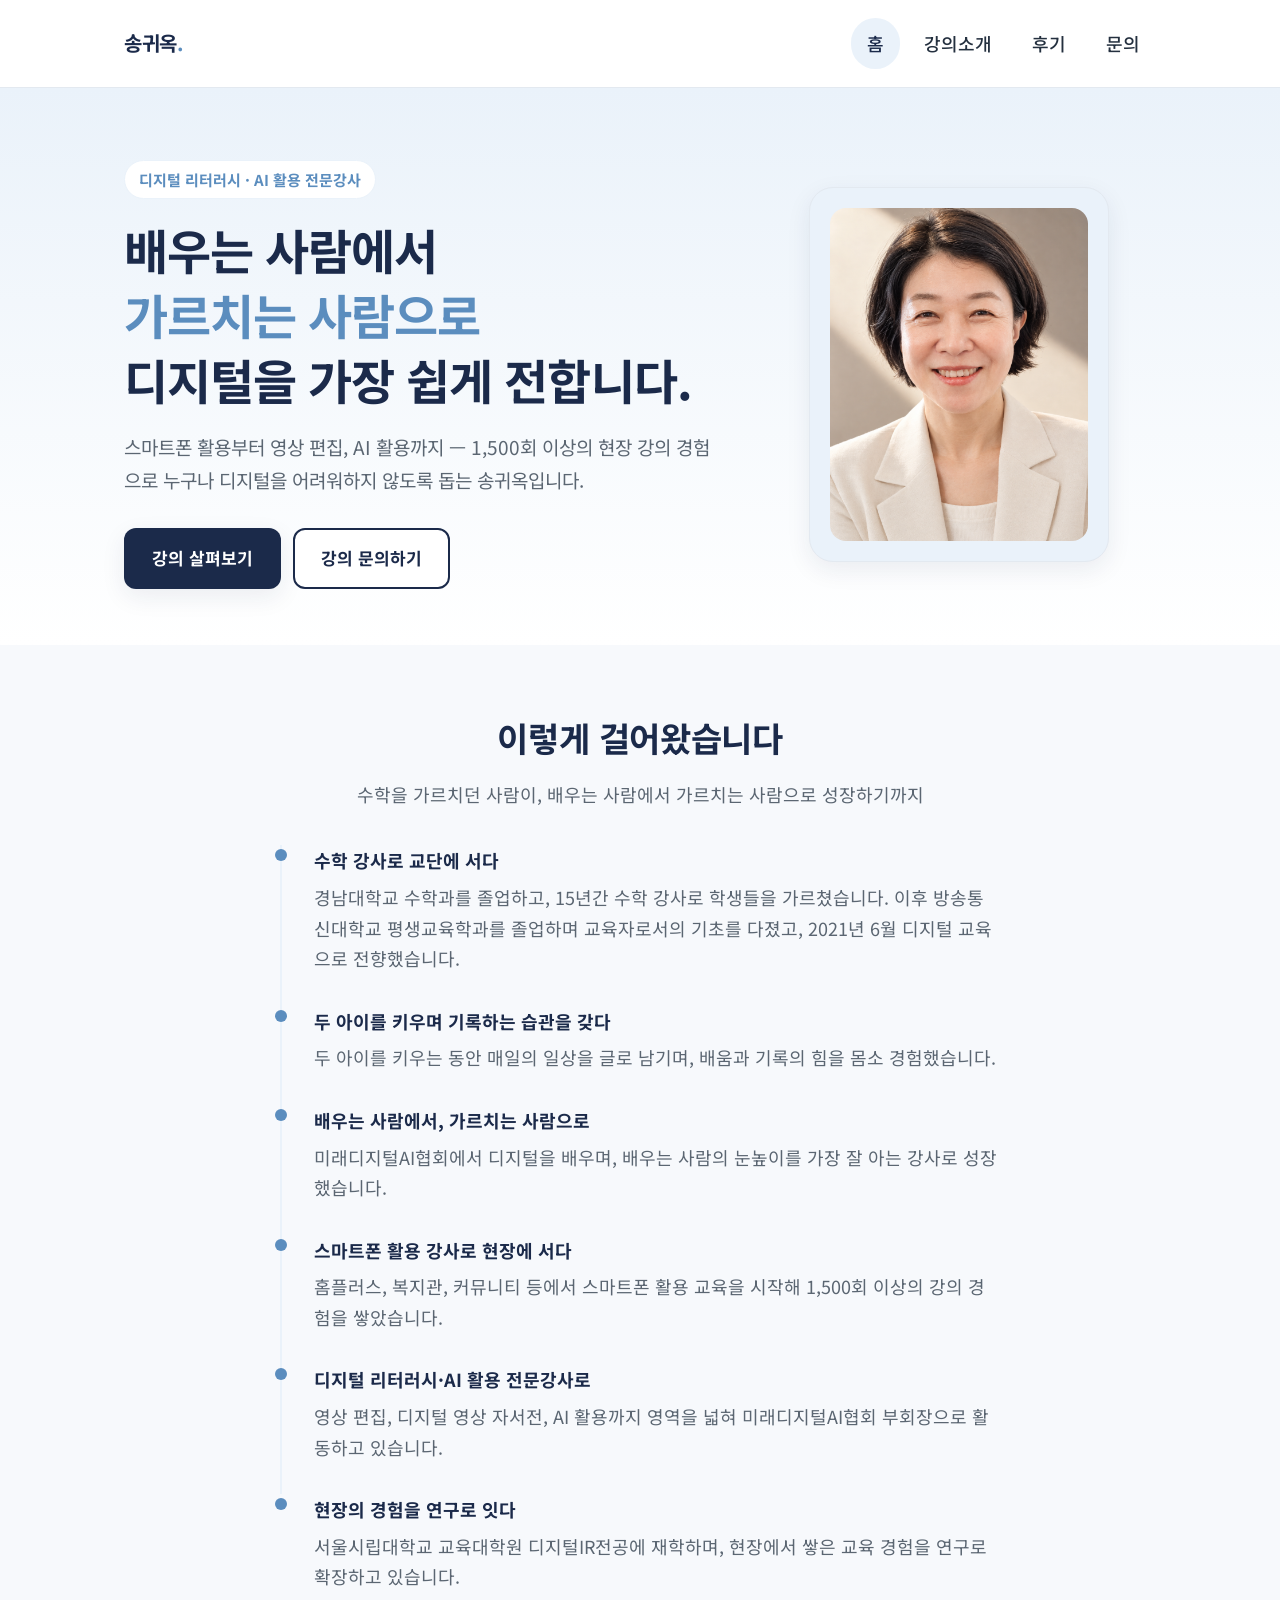
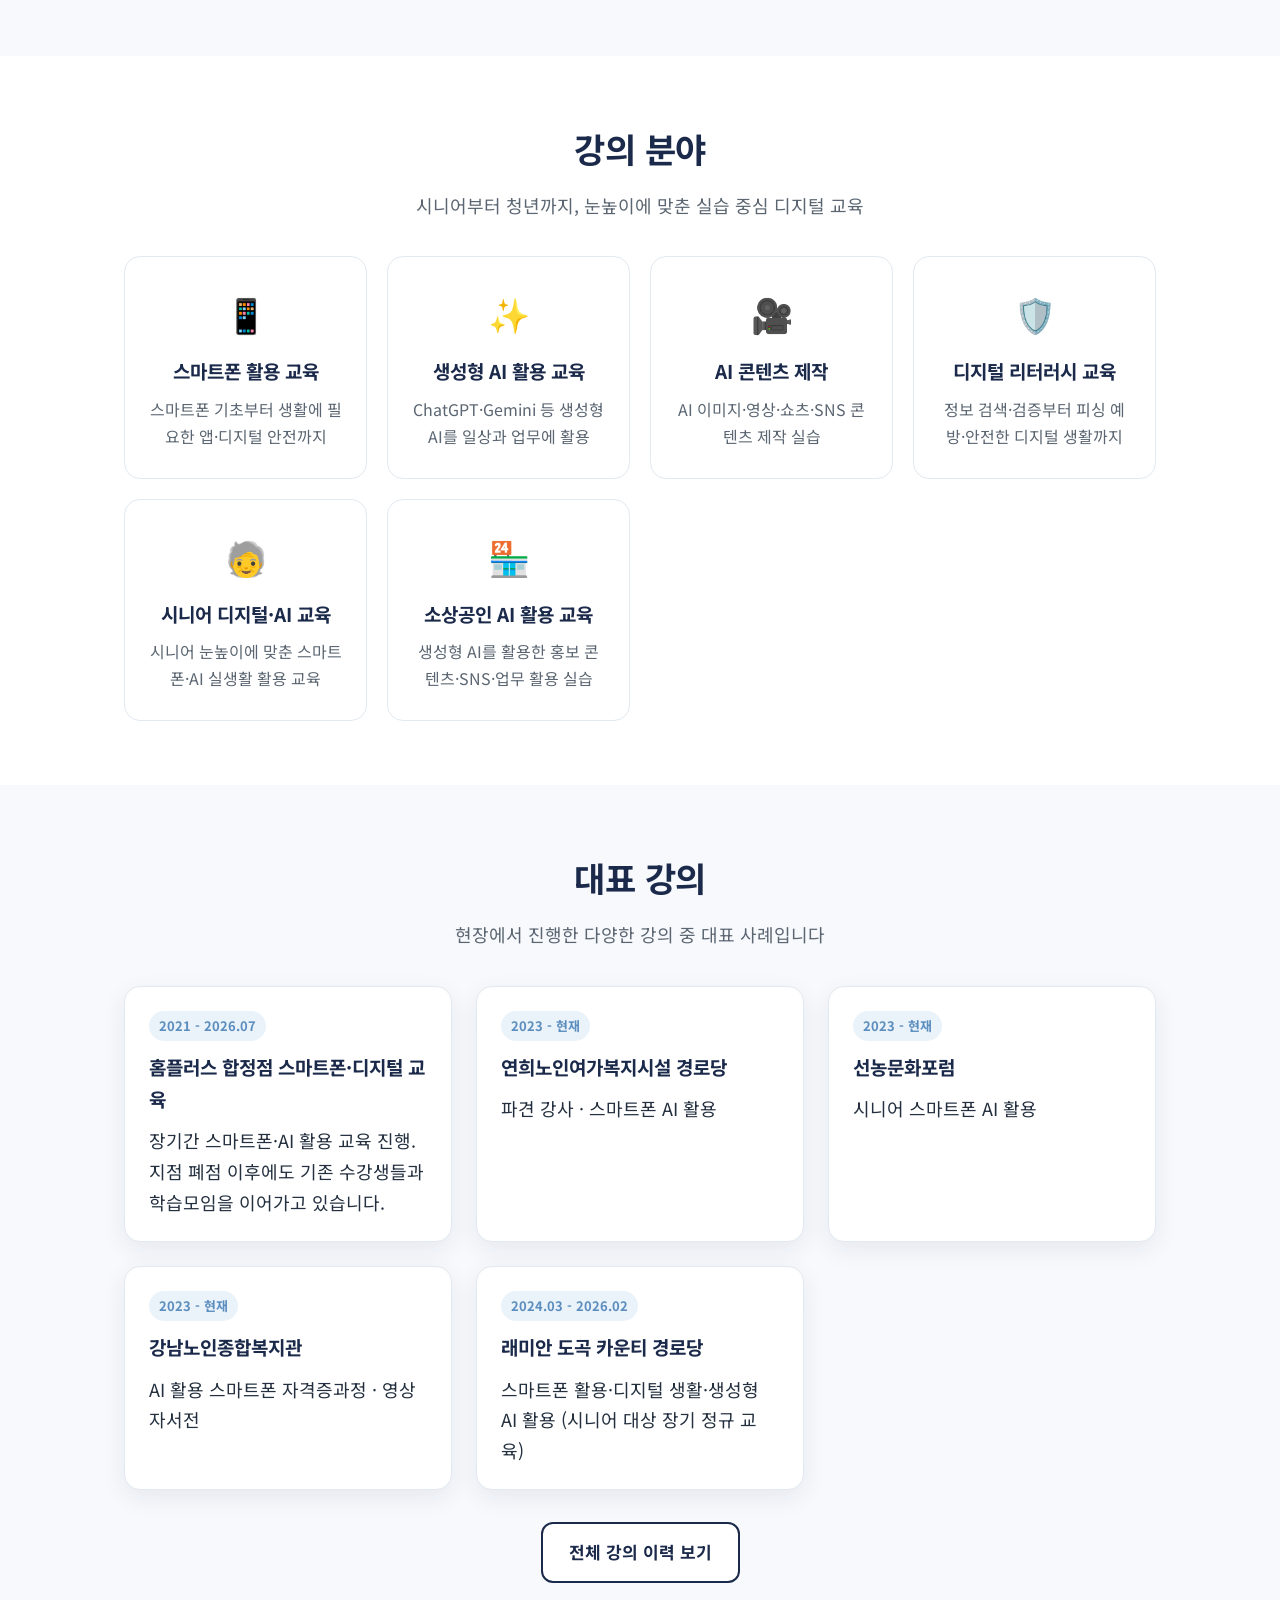
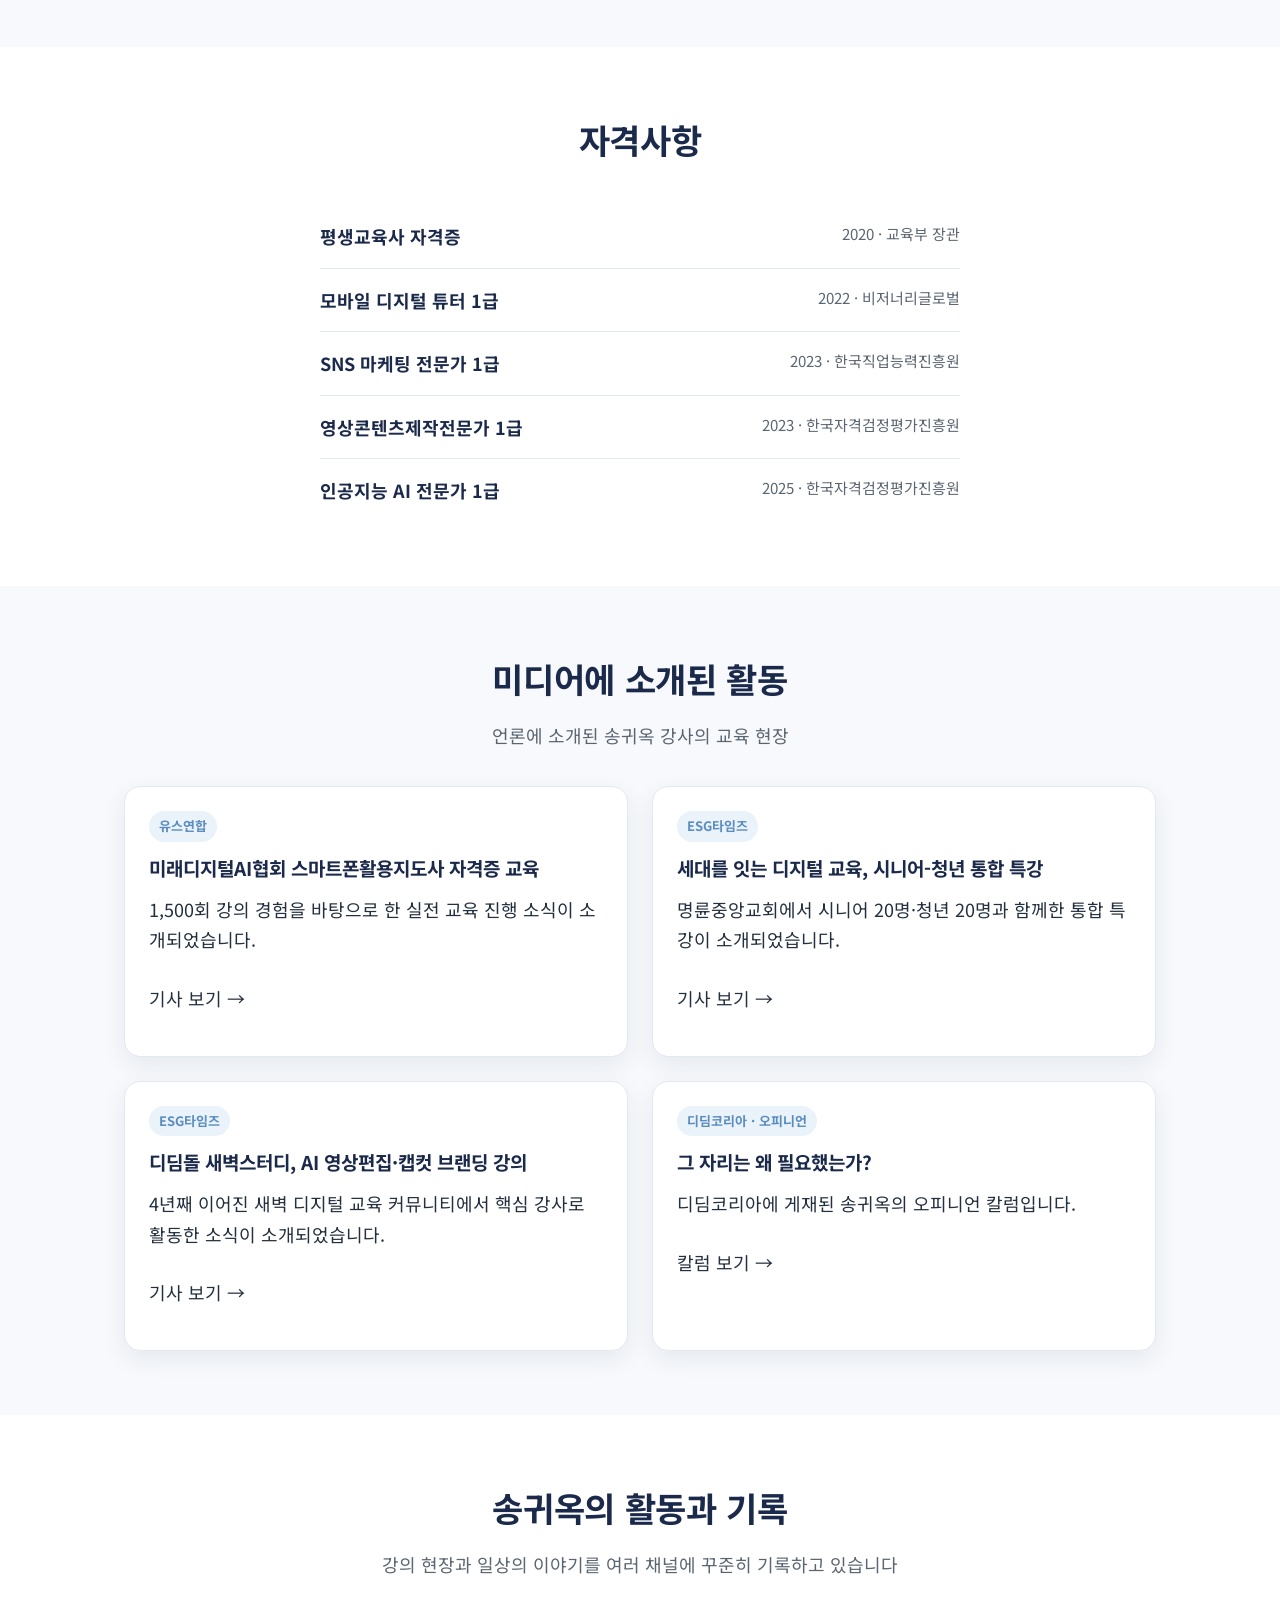
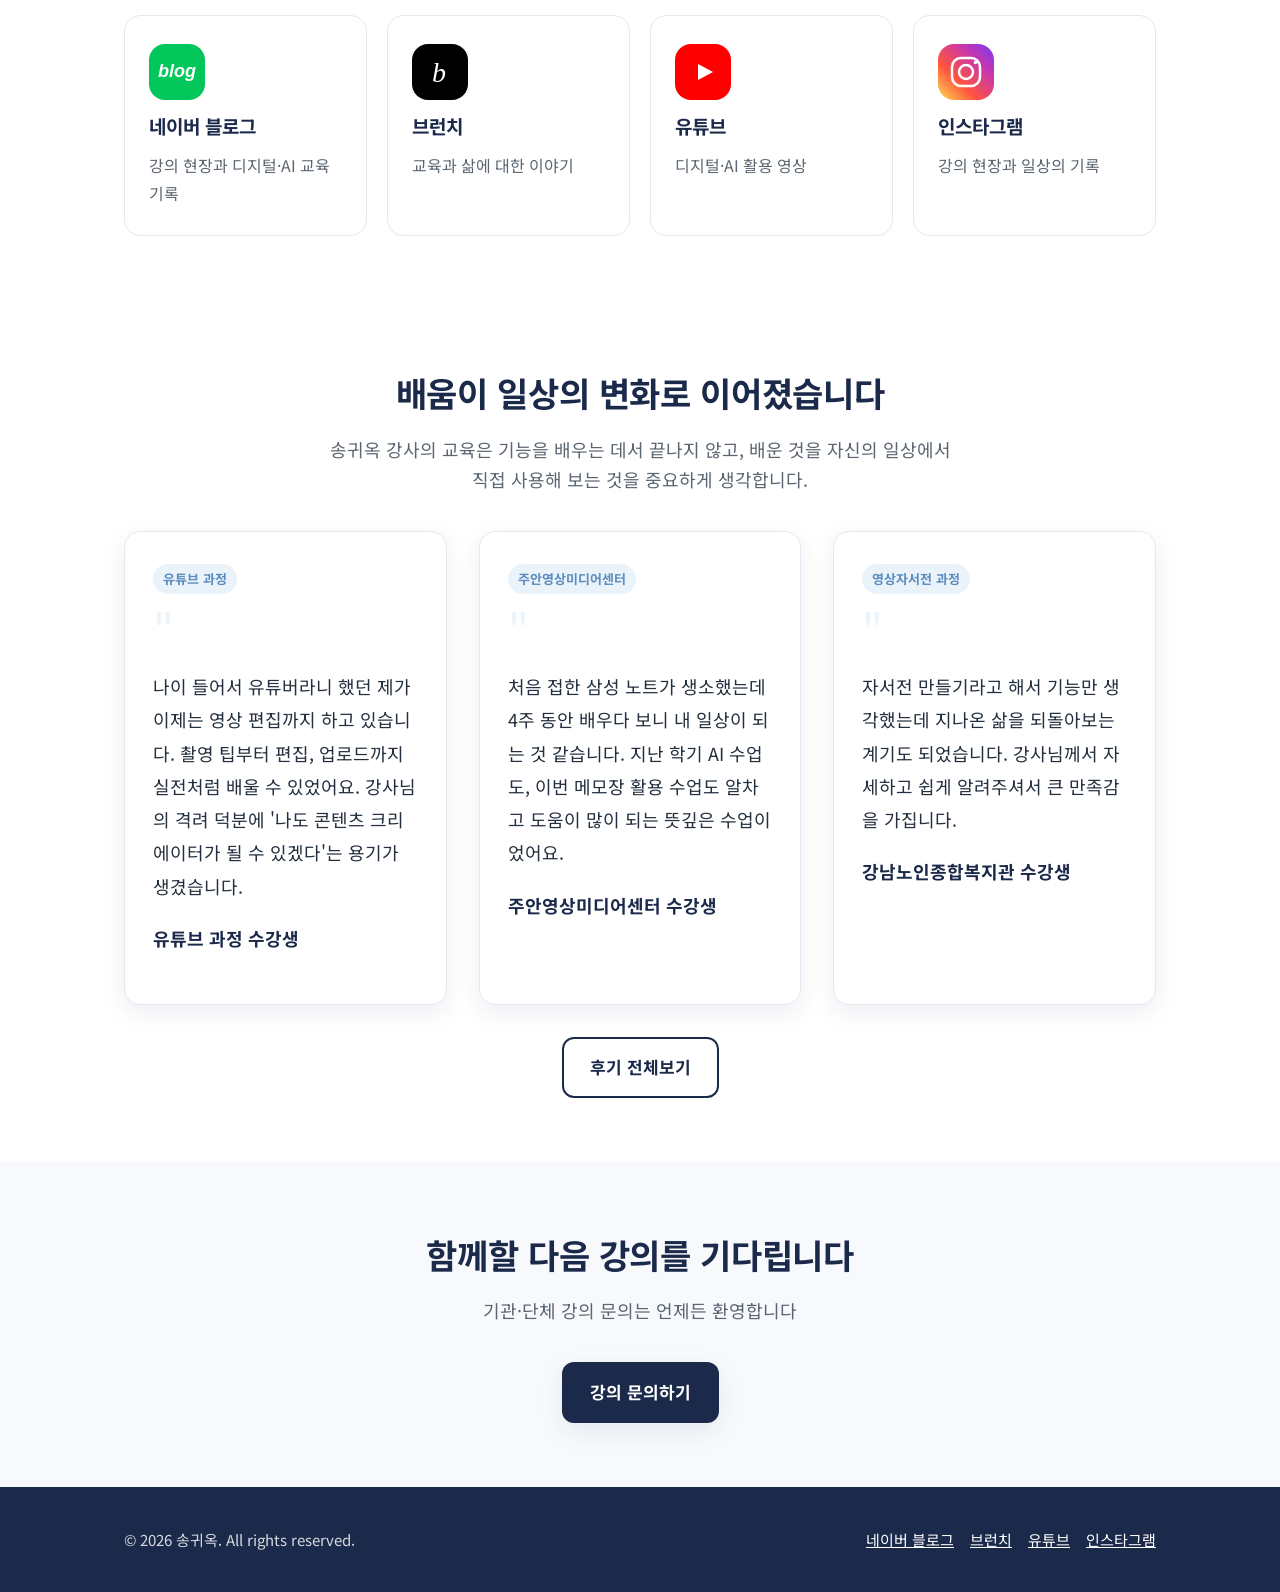
<file: index.html>
<!DOCTYPE html>
<html lang="ko">
<head>
<meta charset="UTF-8">
<meta name="viewport" content="width=device-width, initial-scale=1.0">
<title>송귀옥 | 디지털 리터러시·AI 활용 전문강사</title>
<meta name="description" content="디지털 리터러시·AI 활용 전문강사 송귀옥. 스마트폰 활용, 영상 편집, 디지털 영상 자서전, AI 활용 교육을 진행합니다.">
<link rel="preconnect" href="https://fonts.googleapis.com">
<link href="https://fonts.googleapis.com/css2?family=Noto+Sans+KR:wght@400;500;700;900&display=swap" rel="stylesheet">
<link rel="stylesheet" href="css/styles.css">
</head>
<body>

<header class="site-header">
  <nav class="nav">
    <a href="index.html" class="nav-brand">송귀옥<span>.</span></a>
    <button class="nav-toggle" aria-label="메뉴 열기">≡</button>
    <ul class="nav-links">
      <li><a href="index.html" aria-current="page">홈</a></li>
      <li><a href="lectures.html">강의소개</a></li>
      <li><a href="reviews.html">후기</a></li>
      <li><a href="contact.html">문의</a></li>
    </ul>
  </nav>
</header>

<section class="hero">
  <div class="container hero-inner">
    <div>
      <span class="eyebrow">디지털 리터러시 · AI 활용 전문강사</span>
      <h1>배우는 사람에서<br><strong>가르치는 사람으로</strong><br>디지털을 가장 쉽게 전합니다.</h1>
      <p class="lead">
        스마트폰 활용부터 영상 편집, AI 활용까지 — 1,500회 이상의 현장 강의 경험으로
        누구나 디지털을 어려워하지 않도록 돕는 송귀옥입니다.
      </p>
      <div class="hero-actions">
        <a href="lectures.html" class="btn btn-primary">강의 살펴보기</a>
        <a href="contact.html" class="btn btn-outline">강의 문의하기</a>
      </div>
    </div>
    <div class="hero-portrait">
      <img id="profile-photo" src="images/profile.png" alt="송귀옥 강사 프로필 사진">
    </div>
  </div>
</section>

<section class="section-alt">
  <div class="container">
    <div class="section-head">
      <h2>이렇게 걸어왔습니다</h2>
      <p>수학을 가르치던 사람이, 배우는 사람에서 가르치는 사람으로 성장하기까지</p>
    </div>
    <ol class="timeline">
      <li>
        <h4>수학 강사로 교단에 서다</h4>
        <p>경남대학교 수학과를 졸업하고, 15년간 수학 강사로 학생들을 가르쳤습니다. 이후 방송통신대학교 평생교육학과를 졸업하며 교육자로서의 기초를 다졌고, 2021년 6월 디지털 교육으로 전향했습니다.</p>
      </li>
      <li>
        <h4>두 아이를 키우며 기록하는 습관을 갖다</h4>
        <p>두 아이를 키우는 동안 매일의 일상을 글로 남기며, 배움과 기록의 힘을 몸소 경험했습니다.</p>
      </li>
      <li>
        <h4>배우는 사람에서, 가르치는 사람으로</h4>
        <p>미래디지털AI협회에서 디지털을 배우며, 배우는 사람의 눈높이를 가장 잘 아는 강사로 성장했습니다.</p>
      </li>
      <li>
        <h4>스마트폰 활용 강사로 현장에 서다</h4>
        <p>홈플러스, 복지관, 커뮤니티 등에서 스마트폰 활용 교육을 시작해 1,500회 이상의 강의 경험을 쌓았습니다.</p>
      </li>
      <li>
        <h4>디지털 리터러시·AI 활용 전문강사로</h4>
        <p>영상 편집, 디지털 영상 자서전, AI 활용까지 영역을 넓혀 미래디지털AI협회 부회장으로 활동하고 있습니다.</p>
      </li>
      <li>
        <h4>현장의 경험을 연구로 잇다</h4>
        <p>서울시립대학교 교육대학원 디지털IR전공에 재학하며, 현장에서 쌓은 교육 경험을 연구로 확장하고 있습니다.</p>
      </li>
    </ol>
  </div>
</section>

<section>
  <div class="container">
    <div class="section-head">
      <h2>강의 분야</h2>
      <p>시니어부터 청년까지, 눈높이에 맞춘 실습 중심 디지털 교육</p>
    </div>
    <div class="field-grid">
      <div class="field-card">
        <div class="icon">📱</div>
        <h3>스마트폰 활용 교육</h3>
        <p>스마트폰 기초부터 생활에 필요한 앱·디지털 안전까지</p>
      </div>
      <div class="field-card">
        <div class="icon">✨</div>
        <h3>생성형 AI 활용 교육</h3>
        <p>ChatGPT·Gemini 등 생성형 AI를 일상과 업무에 활용</p>
      </div>
      <div class="field-card">
        <div class="icon">🎥</div>
        <h3>AI 콘텐츠 제작</h3>
        <p>AI 이미지·영상·쇼츠·SNS 콘텐츠 제작 실습</p>
      </div>
      <div class="field-card">
        <div class="icon">🛡️</div>
        <h3>디지털 리터러시 교육</h3>
        <p>정보 검색·검증부터 피싱 예방·안전한 디지털 생활까지</p>
      </div>
      <div class="field-card">
        <div class="icon">🧓</div>
        <h3>시니어 디지털·AI 교육</h3>
        <p>시니어 눈높이에 맞춘 스마트폰·AI 실생활 활용 교육</p>
      </div>
      <div class="field-card">
        <div class="icon">🏪</div>
        <h3>소상공인 AI 활용 교육</h3>
        <p>생성형 AI를 활용한 홍보 콘텐츠·SNS·업무 활용 실습</p>
      </div>
    </div>
  </div>
</section>

<section class="section-alt">
  <div class="container">
    <div class="section-head">
      <h2>대표 강의</h2>
      <p>현장에서 진행한 다양한 강의 중 대표 사례입니다</p>
    </div>
    <div class="card-grid" id="lecture-highlights">
      <p class="state-msg">불러오는 중...</p>
    </div>
    <div class="more-wrap">
      <a href="lectures.html" class="btn btn-outline">전체 강의 이력 보기</a>
    </div>
  </div>
</section>

<section>
  <div class="container">
    <div class="section-head">
      <h2>자격사항</h2>
    </div>
    <ul class="cert-list" id="cert-list">
      <li class="state-msg">불러오는 중...</li>
    </ul>
  </div>
</section>

<section class="section-alt">
  <div class="container">
    <div class="section-head">
      <h2>미디어에 소개된 활동</h2>
      <p>언론에 소개된 송귀옥 강사의 교육 현장</p>
    </div>
    <div class="card-grid media-grid">
      <article class="card">
        <span class="tag">유스연합</span>
        <h3>미래디지털AI협회 스마트폰활용지도사 자격증 교육</h3>
        <p class="desc">1,500회 강의 경험을 바탕으로 한 실전 교육 진행 소식이 소개되었습니다.</p>
        <p><a href="https://www.youthassembly.kr/news/927959" target="_blank" rel="noopener">기사 보기 →</a></p>
      </article>
      <article class="card">
        <span class="tag">ESG타임즈</span>
        <h3>세대를 잇는 디지털 교육, 시니어-청년 통합 특강</h3>
        <p class="desc">명륜중앙교회에서 시니어 20명·청년 20명과 함께한 통합 특강이 소개되었습니다.</p>
        <p><a href="https://www.esgtimes.kr/news/443460" target="_blank" rel="noopener">기사 보기 →</a></p>
      </article>
      <article class="card">
        <span class="tag">ESG타임즈</span>
        <h3>디딤돌 새벽스터디, AI 영상편집·캡컷 브랜딩 강의</h3>
        <p class="desc">4년째 이어진 새벽 디지털 교육 커뮤니티에서 핵심 강사로 활동한 소식이 소개되었습니다.</p>
        <p><a href="https://www.esgtimes.kr/news/433229" target="_blank" rel="noopener">기사 보기 →</a></p>
      </article>
      <article class="card">
        <span class="tag">디딤코리아 · 오피니언</span>
        <h3>그 자리는 왜 필요했는가?</h3>
        <p class="desc">디딤코리아에 게재된 송귀옥의 오피니언 칼럼입니다.</p>
        <p><a href="https://www.didimkorea.net/news/545920" target="_blank" rel="noopener">칼럼 보기 →</a></p>
      </article>
    </div>
  </div>
</section>

<section>
  <div class="container">
    <div class="section-head">
      <h2>송귀옥의 활동과 기록</h2>
      <p>강의 현장과 일상의 이야기를 여러 채널에 꾸준히 기록하고 있습니다</p>
    </div>
    <div class="field-grid">
      <a class="channel-card" href="https://blog.naver.com/dhrdl5252" target="_blank" rel="noopener">
        <span class="brand-icon" aria-hidden="true">
          <svg viewBox="0 0 56 56" width="56" height="56"><rect width="56" height="56" rx="16" fill="#03C75A"/><text x="28" y="33" text-anchor="middle" font-family="Arial, sans-serif" font-weight="700" font-style="italic" font-size="18" fill="#ffffff">blog</text></svg>
        </span>
        <h3>네이버 블로그</h3>
        <p>강의 현장과 디지털·AI 교육 기록</p>
      </a>
      <a class="channel-card" href="https://brunch.co.kr/@narsha-now" target="_blank" rel="noopener">
        <span class="brand-icon" aria-hidden="true">
          <svg viewBox="0 0 56 56" width="56" height="56"><rect width="56" height="56" rx="16" fill="#000000"/><text x="27" y="38" text-anchor="middle" font-family="Georgia, 'Times New Roman', serif" font-style="italic" font-size="28" fill="#ffffff">b</text></svg>
        </span>
        <h3>브런치</h3>
        <p>교육과 삶에 대한 이야기</p>
      </a>
      <a class="channel-card" href="https://www.youtube.com/@narsha-now" target="_blank" rel="noopener">
        <span class="brand-icon" aria-hidden="true">
          <svg viewBox="0 0 56 56" width="56" height="56"><rect width="56" height="56" rx="16" fill="#FF0000"/><path d="M23 20 L38 28 L23 36 Z" fill="#ffffff"/></svg>
        </span>
        <h3>유튜브</h3>
        <p>디지털·AI 활용 영상</p>
      </a>
      <a class="channel-card" href="https://www.instagram.com/narsha.now/" target="_blank" rel="noopener">
        <span class="brand-icon" aria-hidden="true">
          <svg viewBox="0 0 56 56" width="56" height="56">
            <defs>
              <linearGradient id="igGrad" x1="0%" y1="100%" x2="100%" y2="0%">
                <stop offset="0%" stop-color="#FFDD55"/>
                <stop offset="35%" stop-color="#FF543E"/>
                <stop offset="70%" stop-color="#C837AB"/>
                <stop offset="100%" stop-color="#7638FA"/>
              </linearGradient>
            </defs>
            <rect width="56" height="56" rx="16" fill="url(#igGrad)"/>
            <rect x="14" y="14" width="28" height="28" rx="9" fill="none" stroke="#ffffff" stroke-width="2.5"/>
            <circle cx="28" cy="28" r="7" fill="none" stroke="#ffffff" stroke-width="2.5"/>
            <circle cx="37.5" cy="18.5" r="1.8" fill="#ffffff"/>
          </svg>
        </span>
        <h3>인스타그램</h3>
        <p>강의 현장과 일상의 기록</p>
      </a>
    </div>
  </div>
</section>

<section>
  <div class="container">
    <div class="section-head">
      <h2>배움이 일상의 변화로 이어졌습니다</h2>
      <p>송귀옥 강사의 교육은 기능을 배우는 데서 끝나지 않고, 배운 것을 자신의 일상에서 직접 사용해 보는 것을 중요하게 생각합니다.</p>
    </div>
    <div class="card-grid" id="review-preview">
      <p class="state-msg">불러오는 중...</p>
    </div>
    <div class="more-wrap">
      <a href="reviews.html" class="btn btn-outline">후기 전체보기</a>
    </div>
  </div>
</section>

<section class="section-alt">
  <div class="container" style="text-align:center;">
    <div class="section-head">
      <h2>함께할 다음 강의를 기다립니다</h2>
      <p>기관·단체 강의 문의는 언제든 환영합니다</p>
    </div>
    <a href="contact.html" class="btn btn-primary">강의 문의하기</a>
  </div>
</section>

<footer class="site-footer">
  <div class="container footer-inner">
    <div>© <span id="year"></span> 송귀옥. All rights reserved.</div>
    <div style="display:flex; gap:16px; flex-wrap:wrap;">
      <a href="https://blog.naver.com/dhrdl5252" target="_blank" rel="noopener">네이버 블로그</a>
      <a href="https://brunch.co.kr/@narsha-now" target="_blank" rel="noopener">브런치</a>
      <a href="https://www.youtube.com/@narsha-now" target="_blank" rel="noopener">유튜브</a>
      <a href="https://www.instagram.com/narsha.now/" target="_blank" rel="noopener">인스타그램</a>
    </div>
  </div>
</footer>

<script>document.getElementById("year").textContent = new Date().getFullYear();</script>
<script src="js/data-loader.js"></script>
<script src="js/main.js"></script>
<script>
  renderLectures({ highlightContainerId: "lecture-highlights", highlightCount: 5 });
  renderCerts("cert-list");
  renderReviews("review-preview", 3);
</script>
</body>
</html>
</file>
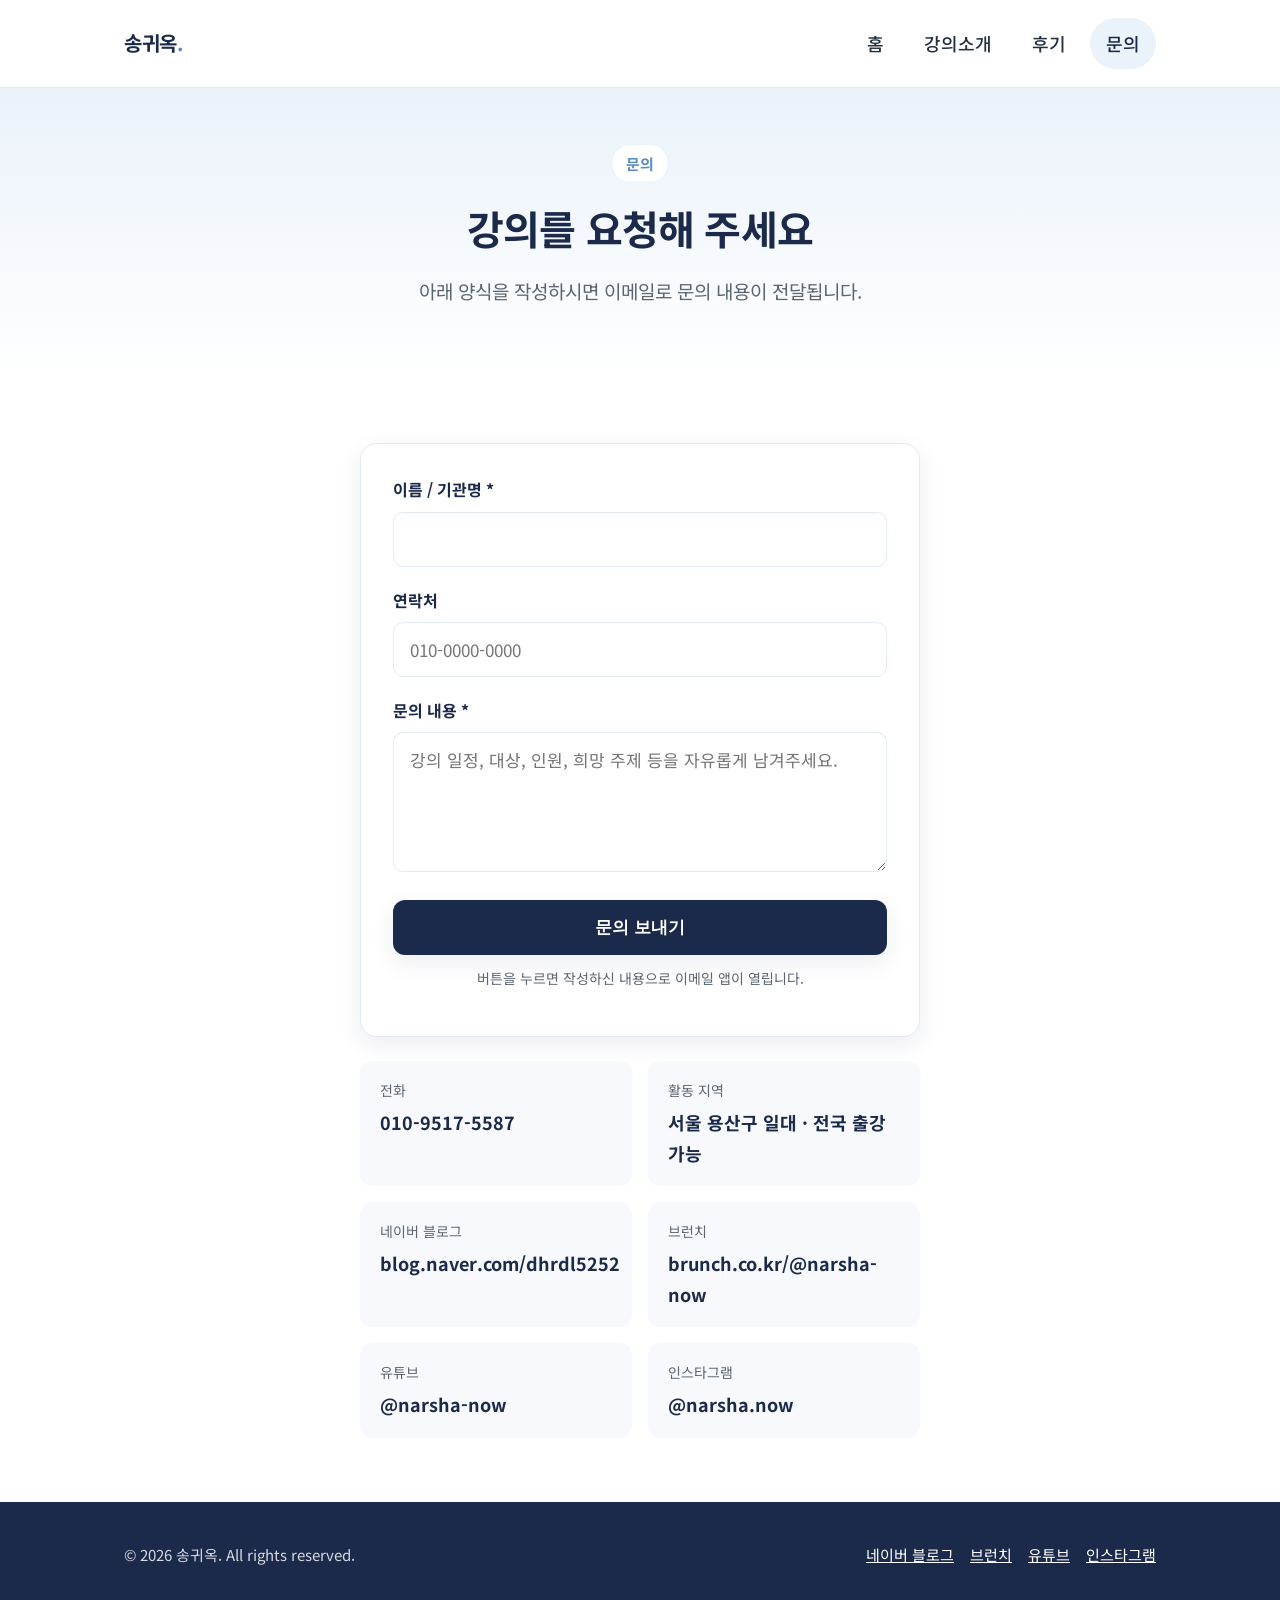
<file: contact.html>
<!DOCTYPE html>
<html lang="ko">
<head>
<meta charset="UTF-8">
<meta name="viewport" content="width=device-width, initial-scale=1.0">
<title>문의 | 송귀옥</title>
<meta name="description" content="송귀옥 강사에게 강의를 문의하세요.">
<link rel="preconnect" href="https://fonts.googleapis.com">
<link href="https://fonts.googleapis.com/css2?family=Noto+Sans+KR:wght@400;500;700;900&display=swap" rel="stylesheet">
<link rel="stylesheet" href="css/styles.css">
</head>
<body>

<header class="site-header">
  <nav class="nav">
    <a href="index.html" class="nav-brand">송귀옥<span>.</span></a>
    <button class="nav-toggle" aria-label="메뉴 열기">≡</button>
    <ul class="nav-links">
      <li><a href="index.html">홈</a></li>
      <li><a href="lectures.html">강의소개</a></li>
      <li><a href="reviews.html">후기</a></li>
      <li><a href="contact.html" aria-current="page">문의</a></li>
    </ul>
  </nav>
</header>

<section class="hero" style="padding:56px 0 40px;">
  <div class="container" style="text-align:center;">
    <span class="eyebrow">문의</span>
    <h1 style="font-size:clamp(28px,4vw,40px);">강의를 요청해 주세요</h1>
    <p class="lead">아래 양식을 작성하시면 이메일로 문의 내용이 전달됩니다.</p>
  </div>
</section>

<section>
  <div class="container">
    <form class="contact-form" id="contact-form">
      <div class="form-row">
        <label for="cf-name">이름 / 기관명 *</label>
        <input type="text" id="cf-name" name="name" required>
      </div>
      <div class="form-row">
        <label for="cf-phone">연락처</label>
        <input type="tel" id="cf-phone" name="phone" placeholder="010-0000-0000">
      </div>
      <div class="form-row">
        <label for="cf-message">문의 내용 *</label>
        <textarea id="cf-message" name="message" required placeholder="강의 일정, 대상, 인원, 희망 주제 등을 자유롭게 남겨주세요."></textarea>
      </div>
      <button type="submit" class="btn btn-primary" style="width:100%; justify-content:center;">문의 보내기</button>
      <p style="font-size:14px; color:var(--text-sub); margin-top:12px; text-align:center;">
        버튼을 누르면 작성하신 내용으로 이메일 앱이 열립니다.
      </p>
    </form>

    <div class="contact-direct">
      <div class="item">
        <div class="label">전화</div>
        <div class="value">010-9517-5587</div>
      </div>
      <div class="item">
        <div class="label">활동 지역</div>
        <div class="value">서울 용산구 일대 · 전국 출강 가능</div>
      </div>
      <div class="item">
        <div class="label">네이버 블로그</div>
        <div class="value"><a href="https://blog.naver.com/dhrdl5252" target="_blank" rel="noopener">blog.naver.com/dhrdl5252</a></div>
      </div>
      <div class="item">
        <div class="label">브런치</div>
        <div class="value"><a href="https://brunch.co.kr/@narsha-now" target="_blank" rel="noopener">brunch.co.kr/@narsha-now</a></div>
      </div>
      <div class="item">
        <div class="label">유튜브</div>
        <div class="value"><a href="https://www.youtube.com/@narsha-now" target="_blank" rel="noopener">@narsha-now</a></div>
      </div>
      <div class="item">
        <div class="label">인스타그램</div>
        <div class="value"><a href="https://www.instagram.com/narsha.now/" target="_blank" rel="noopener">@narsha.now</a></div>
      </div>
    </div>
  </div>
</section>

<footer class="site-footer">
  <div class="container footer-inner">
    <div>© <span id="year"></span> 송귀옥. All rights reserved.</div>
    <div style="display:flex; gap:16px; flex-wrap:wrap;">
      <a href="https://blog.naver.com/dhrdl5252" target="_blank" rel="noopener">네이버 블로그</a>
      <a href="https://brunch.co.kr/@narsha-now" target="_blank" rel="noopener">브런치</a>
      <a href="https://www.youtube.com/@narsha-now" target="_blank" rel="noopener">유튜브</a>
      <a href="https://www.instagram.com/narsha.now/" target="_blank" rel="noopener">인스타그램</a>
    </div>
  </div>
</footer>

<script>document.getElementById("year").textContent = new Date().getFullYear();</script>
<script src="js/data-loader.js"></script>
<script src="js/main.js"></script>
</body>
</html>
</file>
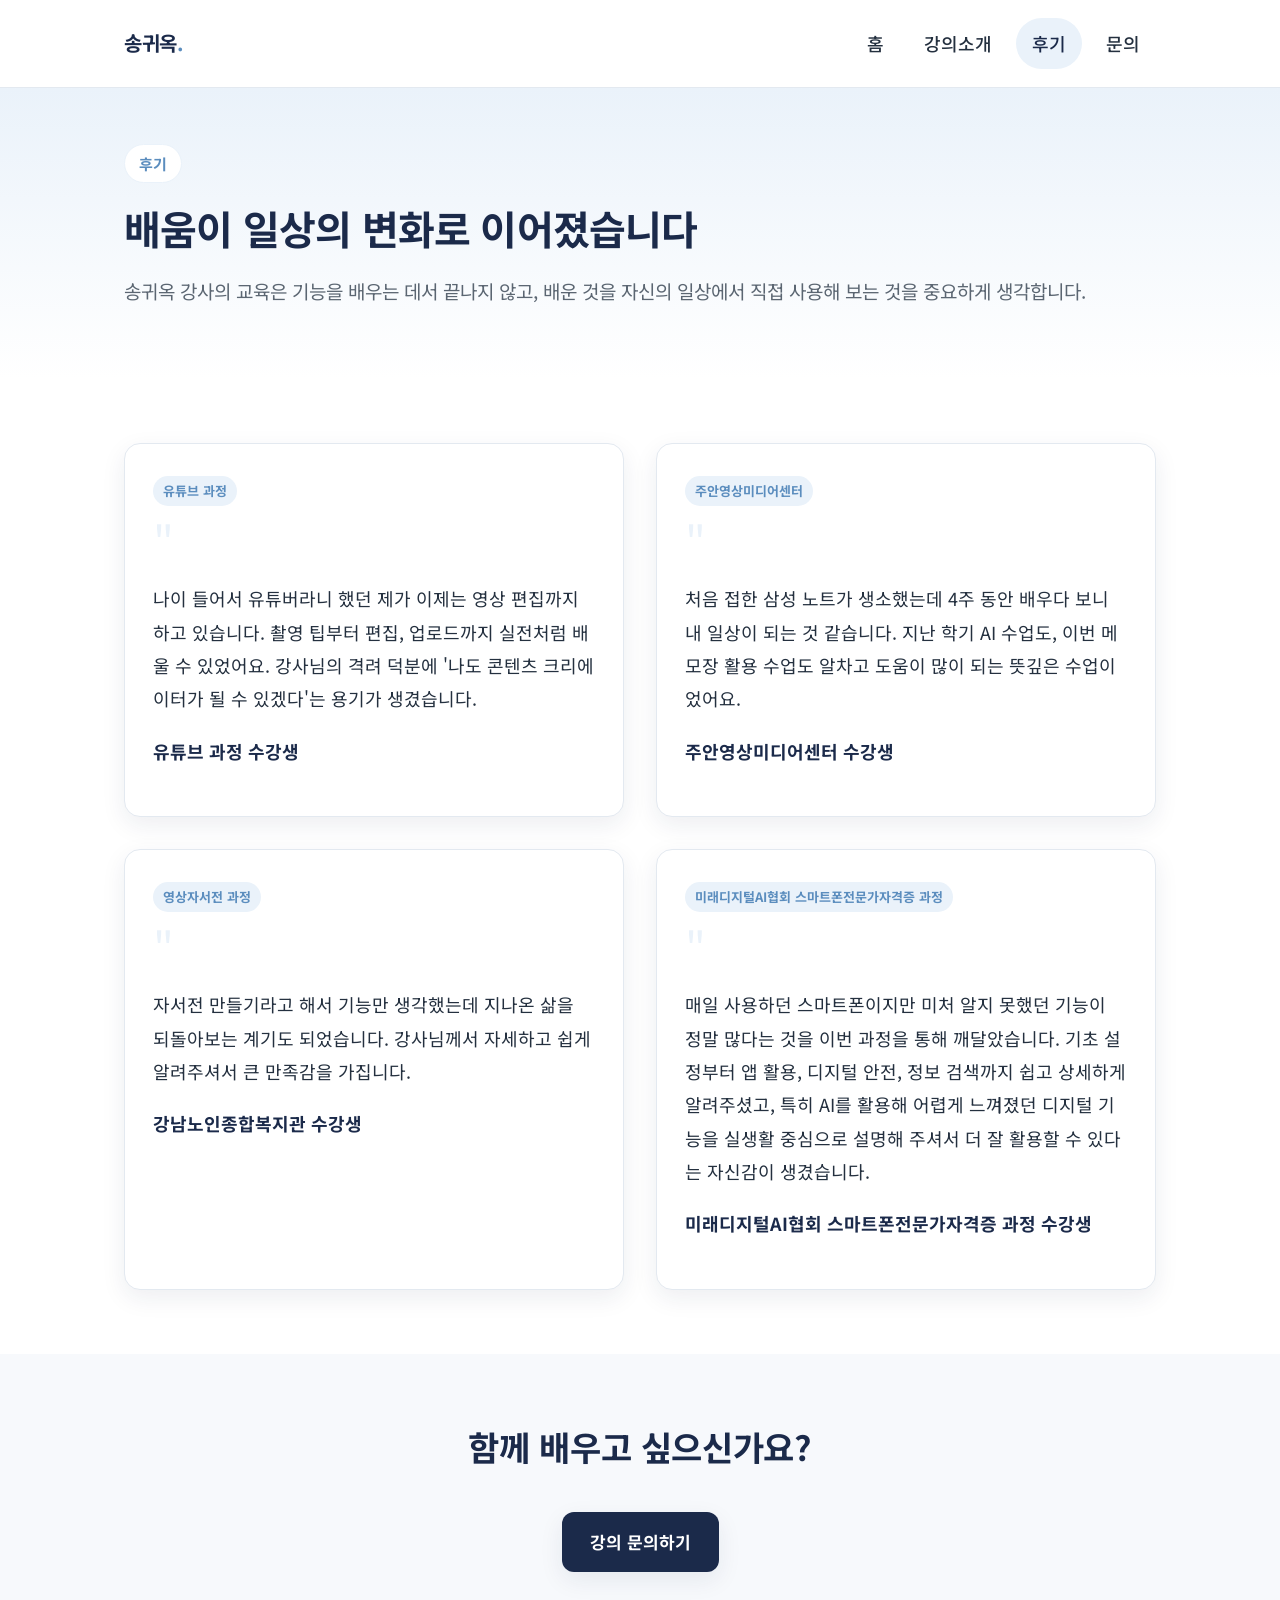
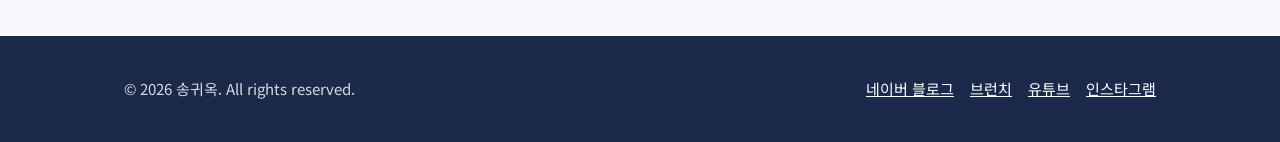
<file: reviews.html>
<!DOCTYPE html>
<html lang="ko">
<head>
<meta charset="UTF-8">
<meta name="viewport" content="width=device-width, initial-scale=1.0">
<title>후기 | 송귀옥</title>
<meta name="description" content="송귀옥 강사의 수강생·기관 후기를 확인하세요.">
<link rel="preconnect" href="https://fonts.googleapis.com">
<link href="https://fonts.googleapis.com/css2?family=Noto+Sans+KR:wght@400;500;700;900&display=swap" rel="stylesheet">
<link rel="stylesheet" href="css/styles.css">
</head>
<body>

<header class="site-header">
  <nav class="nav">
    <a href="index.html" class="nav-brand">송귀옥<span>.</span></a>
    <button class="nav-toggle" aria-label="메뉴 열기">≡</button>
    <ul class="nav-links">
      <li><a href="index.html">홈</a></li>
      <li><a href="lectures.html">강의소개</a></li>
      <li><a href="reviews.html" aria-current="page">후기</a></li>
      <li><a href="contact.html">문의</a></li>
    </ul>
  </nav>
</header>

<section class="hero" style="padding:56px 0 40px;">
  <div class="container">
    <span class="eyebrow">후기</span>
    <h1 style="font-size:clamp(28px,4vw,40px);">배움이 일상의 변화로 이어졌습니다</h1>
    <p class="lead">송귀옥 강사의 교육은 기능을 배우는 데서 끝나지 않고, 배운 것을 자신의 일상에서 직접 사용해 보는 것을 중요하게 생각합니다.</p>
  </div>
</section>

<section>
  <div class="container">
    <div class="card-grid" id="reviews-full">
      <p class="state-msg">불러오는 중...</p>
    </div>
  </div>
</section>

<section class="section-alt" style="text-align:center;">
  <div class="container">
    <div class="section-head">
      <h2>함께 배우고 싶으신가요?</h2>
    </div>
    <a href="contact.html" class="btn btn-primary">강의 문의하기</a>
  </div>
</section>

<footer class="site-footer">
  <div class="container footer-inner">
    <div>© <span id="year"></span> 송귀옥. All rights reserved.</div>
    <div style="display:flex; gap:16px; flex-wrap:wrap;">
      <a href="https://blog.naver.com/dhrdl5252" target="_blank" rel="noopener">네이버 블로그</a>
      <a href="https://brunch.co.kr/@narsha-now" target="_blank" rel="noopener">브런치</a>
      <a href="https://www.youtube.com/@narsha-now" target="_blank" rel="noopener">유튜브</a>
      <a href="https://www.instagram.com/narsha.now/" target="_blank" rel="noopener">인스타그램</a>
    </div>
  </div>
</footer>

<script>document.getElementById("year").textContent = new Date().getFullYear();</script>
<script src="js/data-loader.js"></script>
<script src="js/main.js"></script>
<script>
  renderReviews("reviews-full");
</script>
</body>
</html>
</file>
<file: css/styles.css>
/* ===== 디지털 리터러시·AI 활용 전문강사 송귀옥 — 프로필 사이트 ===== */

:root {
  --navy: #1B2A4A;
  --navy-dark: #10192E;
  --blue-soft: #5B8DBE;
  --blue-tint: #EAF2FA;
  --white: #FFFFFF;
  --bg-section: #F7F9FC;
  --text-main: #24303F;
  --text-sub: #5B6672;
  --border: #E3E9F0;
  --shadow: 0 8px 24px rgba(27, 42, 74, 0.08);
  --radius: 16px;
  --max-width: 1080px;
}

* { box-sizing: border-box; }

html { scroll-behavior: smooth; }

body {
  margin: 0;
  font-family: "Noto Sans KR", "Malgun Gothic", sans-serif;
  font-size: 18px;
  line-height: 1.7;
  color: var(--text-main);
  background: var(--white);
  -webkit-font-smoothing: antialiased;
}

img { max-width: 100%; display: block; }

a { color: inherit; text-decoration: none; }

.container {
  max-width: var(--max-width);
  margin: 0 auto;
  padding: 0 24px;
}

/* ---------- 헤더/내비게이션 ---------- */

.site-header {
  position: sticky;
  top: 0;
  z-index: 100;
  background: rgba(255, 255, 255, 0.92);
  backdrop-filter: saturate(180%) blur(8px);
  border-bottom: 1px solid var(--border);
}

.nav {
  display: flex;
  align-items: center;
  justify-content: space-between;
  padding: 18px 24px;
  max-width: var(--max-width);
  margin: 0 auto;
}

.nav-brand {
  font-size: 20px;
  font-weight: 700;
  color: var(--navy);
  letter-spacing: -0.02em;
}

.nav-brand span { color: var(--blue-soft); }

.nav-links {
  display: flex;
  gap: 8px;
  list-style: none;
  margin: 0;
  padding: 0;
}

.nav-links a {
  display: inline-block;
  padding: 10px 16px;
  border-radius: 999px;
  font-weight: 500;
  color: var(--text-main);
  transition: background 0.15s ease, color 0.15s ease;
}

.nav-links a:hover,
.nav-links a[aria-current="page"] {
  background: var(--blue-tint);
  color: var(--navy);
}

.nav-toggle {
  display: none;
  background: none;
  border: none;
  font-size: 28px;
  color: var(--navy);
  cursor: pointer;
}

@media (max-width: 720px) {
  .nav-toggle { display: block; }
  .nav-links {
    display: none;
    position: absolute;
    top: 100%;
    left: 0;
    right: 0;
    flex-direction: column;
    background: var(--white);
    border-bottom: 1px solid var(--border);
    padding: 12px 24px 20px;
  }
  .nav-links.open { display: flex; }
  .nav-links a { padding: 14px 12px; }
}

/* ---------- 히어로 ---------- */

.hero {
  background: linear-gradient(180deg, var(--blue-tint) 0%, var(--white) 100%);
  padding: 72px 0 56px;
}

.hero-inner {
  display: grid;
  grid-template-columns: 1.2fr 0.8fr;
  gap: 48px;
  align-items: center;
}

@media (max-width: 860px) {
  .hero-inner { grid-template-columns: 1fr; }
}

.eyebrow {
  display: inline-block;
  font-size: 15px;
  font-weight: 700;
  color: var(--blue-soft);
  background: var(--white);
  border: 1px solid var(--blue-tint);
  padding: 6px 14px;
  border-radius: 999px;
  margin-bottom: 18px;
}

.hero h1 {
  font-size: clamp(32px, 4.5vw, 48px);
  line-height: 1.35;
  color: var(--navy);
  margin: 0 0 20px;
  letter-spacing: -0.02em;
  word-break: keep-all;
  overflow-wrap: normal;
}

.hero h1 strong { color: var(--blue-soft); }

.hero p.lead {
  font-size: 19px;
  color: var(--text-sub);
  margin: 0 0 32px;
}

.hero-actions {
  display: flex;
  gap: 12px;
  flex-wrap: wrap;
}

.btn {
  display: inline-flex;
  align-items: center;
  gap: 8px;
  padding: 14px 26px;
  border-radius: 12px;
  font-weight: 700;
  font-size: 17px;
  border: 2px solid transparent;
  cursor: pointer;
  transition: transform 0.12s ease, box-shadow 0.12s ease;
}

.btn:hover { transform: translateY(-1px); }

.btn-primary {
  background: var(--navy);
  color: var(--white);
  box-shadow: var(--shadow);
}

.btn-outline {
  background: var(--white);
  color: var(--navy);
  border-color: var(--navy);
}

.hero-portrait {
  width: 100%;
  max-width: 300px;
  max-height: 375px;
  margin-inline: auto;
  justify-self: center;
  aspect-ratio: 4 / 5;
  border-radius: 24px;
  background: var(--blue-tint);
  border: 1px solid var(--border);
  box-shadow: var(--shadow);
  padding: 20px;
  overflow: hidden;
}

.hero-portrait img {
  width: 100%;
  height: 100%;
  object-fit: cover;
  object-position: center 20%;
  border-radius: 16px;
  display: block;
}

@media (max-width: 600px) {
  .hero-portrait { max-width: 230px; max-height: 285px; padding: 14px; }
}

/* ---------- 공통 섹션 ---------- */

section { padding: 64px 0; }

.section-alt { background: var(--bg-section); }

.section-head { margin-bottom: 36px; text-align: center; }

.section-head h2 {
  font-size: clamp(26px, 3vw, 34px);
  color: var(--navy);
  margin: 0 0 12px;
  letter-spacing: -0.01em;
}

.section-head p {
  color: var(--text-sub);
  font-size: 18px;
  max-width: 640px;
  margin: 0 auto;
}

/* ---------- 강의 분야 카드 ---------- */

.field-grid {
  display: grid;
  grid-template-columns: repeat(auto-fit, minmax(220px, 1fr));
  gap: 20px;
}

.field-card {
  background: var(--white);
  border: 1px solid var(--border);
  border-radius: var(--radius);
  padding: 28px 24px;
  text-align: center;
}

.field-card .icon { font-size: 34px; margin-bottom: 12px; }

.field-card h3 {
  font-size: 19px;
  color: var(--navy);
  margin: 0 0 8px;
}

.field-card p {
  font-size: 16px;
  color: var(--text-sub);
  margin: 0;
}

/* ---------- 활동 채널 카드 ---------- */

.channel-card {
  display: flex;
  flex-direction: column;
  gap: 10px;
  background: var(--white);
  border: 1px solid var(--border);
  border-radius: var(--radius);
  padding: 28px 24px;
  text-align: left;
  transition: transform 0.14s ease, box-shadow 0.14s ease, border-color 0.14s ease;
}

.channel-card:hover {
  transform: translateY(-3px);
  box-shadow: var(--shadow);
  border-color: var(--blue-soft);
}

.channel-card .brand-icon {
  display: inline-flex;
  width: 56px;
  height: 56px;
}

.channel-card .brand-icon svg { display: block; }

.channel-card h3 {
  margin: 0;
  font-size: 19px;
  color: var(--navy);
}

.channel-card p {
  margin: 0;
  font-size: 16px;
  color: var(--text-sub);
}

/* ---------- 스토리 타임라인 ---------- */

.timeline {
  list-style: none;
  margin: 0;
  padding: 0;
  max-width: 720px;
  margin: 0 auto;
}

.timeline li {
  position: relative;
  padding: 0 0 32px 32px;
  border-left: 2px solid var(--blue-tint);
}

.timeline li:last-child { border-color: transparent; padding-bottom: 0; }

.timeline li::before {
  content: "";
  position: absolute;
  left: -7px;
  top: 4px;
  width: 12px;
  height: 12px;
  border-radius: 50%;
  background: var(--blue-soft);
}

.timeline h4 {
  margin: 0 0 6px;
  color: var(--navy);
  font-size: 18px;
}

.timeline p { margin: 0; color: var(--text-sub); }

/* ---------- 카드형 리스트 (강의이력/후기) ---------- */

.card-grid {
  display: grid;
  grid-template-columns: repeat(auto-fit, minmax(280px, 1fr));
  gap: 24px;
}

@media (min-width: 720px) {
  .media-grid { grid-template-columns: repeat(2, 1fr); }
}

.card {
  background: var(--white);
  border: 1px solid var(--border);
  border-radius: var(--radius);
  padding: 24px;
  box-shadow: var(--shadow);
  display: flex;
  flex-direction: column;
  gap: 10px;
}

.card .tag {
  align-self: flex-start;
  font-size: 13px;
  font-weight: 700;
  color: var(--blue-soft);
  background: var(--blue-tint);
  padding: 4px 10px;
  border-radius: 999px;
}

.card h3 { margin: 0; font-size: 19px; color: var(--navy); }

.card .period { font-size: 15px; color: var(--text-sub); }

.card p.desc { margin: 0; color: var(--text-main); }

.card img.thumb {
  width: 100%;
  height: 160px;
  object-fit: cover;
  border-radius: 10px;
  margin-bottom: 4px;
  background: var(--blue-tint);
}

.card img.thumb-rep {
  object-position: center 75%;
}

/* ---------- 자격사항 리스트 ---------- */

.cert-list { list-style: none; margin: 0; padding: 0; max-width: 640px; margin: 0 auto; }

.cert-list li {
  display: flex;
  justify-content: space-between;
  gap: 16px;
  padding: 16px 0;
  border-bottom: 1px solid var(--border);
  color: var(--text-main);
}

.cert-list li:last-child { border-bottom: none; }

.cert-list .cert-name { font-weight: 700; color: var(--navy); }

.cert-list .cert-meta { color: var(--text-sub); font-size: 15px; white-space: nowrap; }

/* ---------- 후기 카드 ---------- */

.review-card {
  position: relative;
  padding: 32px 28px;
  gap: 16px;
}

.review-card .quote-mark {
  font-size: 44px;
  color: var(--blue-tint);
  line-height: 1;
}

.review-card p.desc { line-height: 1.85; }

.review-card .author { font-weight: 700; color: var(--navy); margin-top: 4px; }

#review-preview.card-grid,
#reviews-full.card-grid {
  gap: 32px;
}

@media (min-width: 720px) {
  #reviews-full.card-grid { grid-template-columns: repeat(2, 1fr); }
}

/* ---------- 문의 폼 ---------- */

.contact-form {
  max-width: 560px;
  margin: 0 auto;
  background: var(--white);
  border: 1px solid var(--border);
  border-radius: var(--radius);
  padding: 32px;
  box-shadow: var(--shadow);
}

.form-row { margin-bottom: 20px; }

.form-row label {
  display: block;
  font-weight: 700;
  color: var(--navy);
  margin-bottom: 8px;
  font-size: 16px;
}

.form-row input,
.form-row textarea {
  width: 100%;
  padding: 14px 16px;
  border: 1px solid var(--border);
  border-radius: 10px;
  font-size: 17px;
  font-family: inherit;
  color: var(--text-main);
}

.form-row textarea { min-height: 140px; resize: vertical; }

.form-row input:focus,
.form-row textarea:focus {
  outline: none;
  border-color: var(--blue-soft);
  box-shadow: 0 0 0 3px var(--blue-tint);
}

.contact-direct {
  max-width: 560px;
  margin: 24px auto 0;
  display: grid;
  grid-template-columns: repeat(auto-fit, minmax(220px, 1fr));
  gap: 16px;
}

.contact-direct .item {
  background: var(--bg-section);
  border-radius: 12px;
  padding: 18px 20px;
}

.contact-direct .label { font-size: 14px; color: var(--text-sub); margin-bottom: 4px; }

.contact-direct .value { font-size: 18px; font-weight: 700; color: var(--navy); }

/* ---------- 강의 현장 갤러리 ---------- */

.gallery-grid {
  display: grid;
  grid-template-columns: repeat(3, 1fr);
  gap: 16px;
}

@media (max-width: 720px) {
  .gallery-grid { grid-template-columns: repeat(2, 1fr); }
}

@media (max-width: 440px) {
  .gallery-grid { grid-template-columns: 1fr; }
}

.gallery-item {
  display: block;
  position: relative;
  aspect-ratio: 4 / 3;
  border-radius: 14px;
  overflow: hidden;
  border: 1px solid var(--border);
  background: var(--bg-section);
  padding: 0;
  cursor: pointer;
}

.gallery-item img {
  width: 100%;
  height: 100%;
  object-fit: cover;
  transition: transform 0.2s ease;
}

.gallery-item:hover img,
.gallery-item:focus-visible img {
  transform: scale(1.05);
}

.gallery-item:focus-visible {
  outline: 3px solid var(--blue-soft);
  outline-offset: 2px;
}

.lightbox {
  position: fixed;
  inset: 0;
  background: rgba(16, 25, 46, 0.88);
  display: flex;
  align-items: center;
  justify-content: center;
  padding: 32px;
  z-index: 200;
}

.lightbox[hidden] { display: none; }

.lightbox img {
  max-width: 100%;
  max-height: 88vh;
  border-radius: 12px;
  box-shadow: 0 20px 60px rgba(0, 0, 0, 0.4);
}

.lightbox-close {
  position: absolute;
  top: max(20px, env(safe-area-inset-top, 0px));
  right: 24px;
  background: none;
  border: none;
  color: #ffffff;
  font-size: 32px;
  line-height: 1;
  cursor: pointer;
  padding: 8px;
}

/* ---------- 로딩/빈 상태 ---------- */

.state-msg {
  text-align: center;
  color: var(--text-sub);
  padding: 24px;
  grid-column: 1 / -1;
}

/* ---------- 더보기 버튼 ---------- */

.more-wrap { text-align: center; margin-top: 32px; }

/* ---------- 푸터 ---------- */

.site-footer {
  background: var(--navy);
  color: rgba(255,255,255,0.82);
  padding: 40px 0;
  font-size: 15px;
}

.site-footer a { color: var(--white); text-decoration: underline; }

.footer-inner {
  display: flex;
  justify-content: space-between;
  flex-wrap: wrap;
  gap: 16px;
}
</file>
